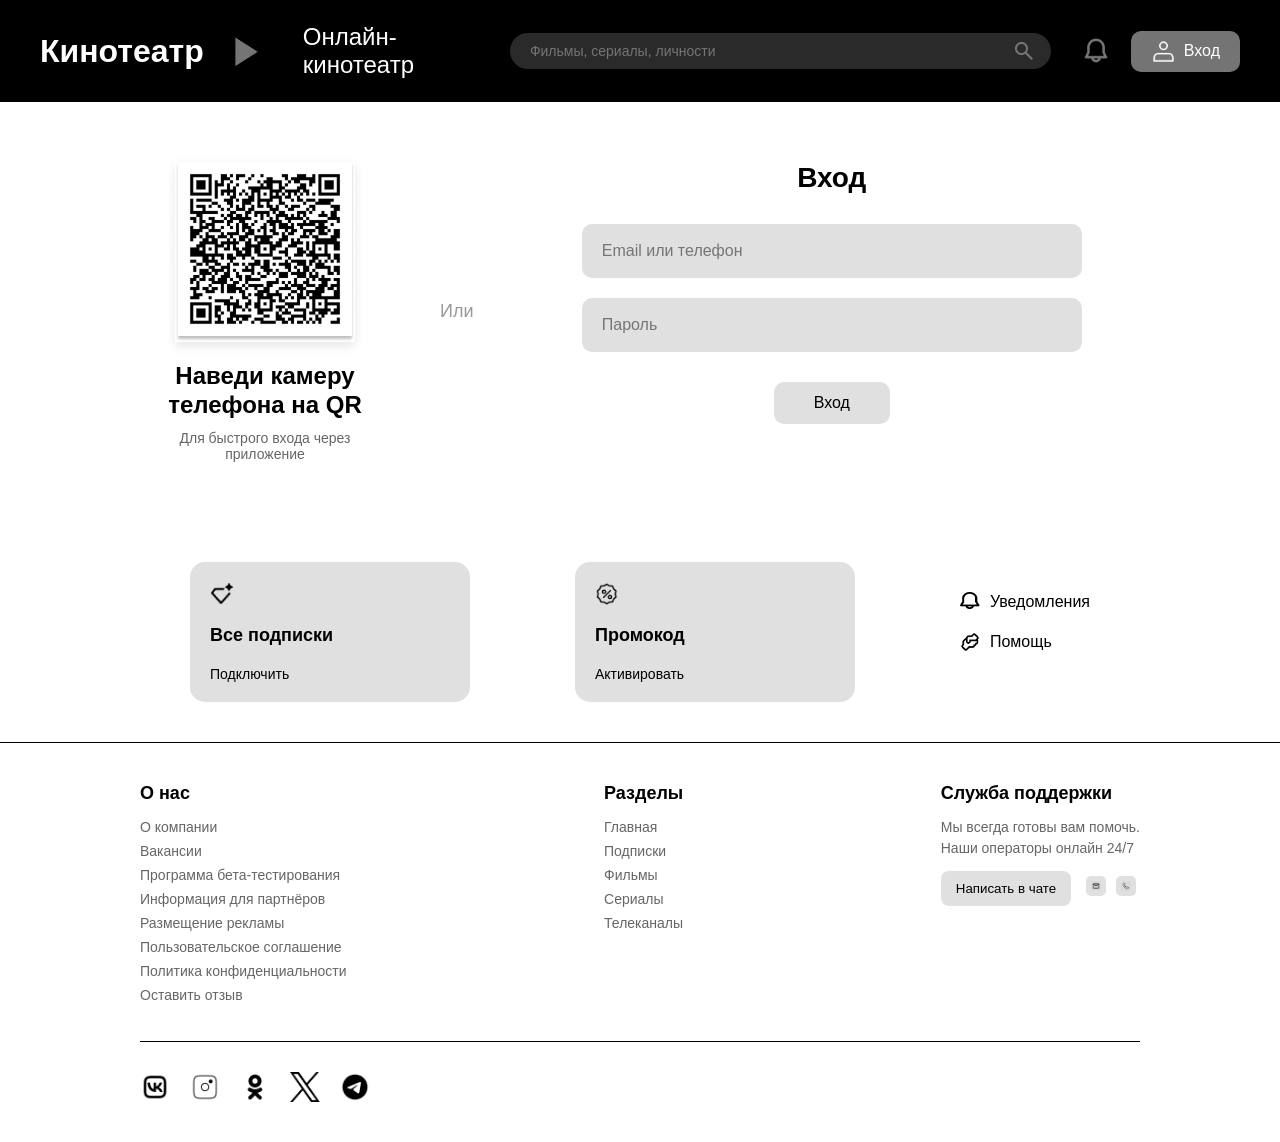
<file: index.html>
<!DOCTYPE html>
<html lang="ru">
<head>
    <meta charset="UTF-8">
    <meta name="viewport" content="width=device-width, initial-scale=1.0">
    <title>Кинотеатр</title>
    <link rel="stylesheet" href="style.css">
</head>
<body>

    <header>
        <div class="headerLeft">
            <h1>Кинотеатр</h1>
            <img src="./img/mdi_play.png" alt="">
            <a href="#" class="kino">Онлайн-кинотеатр</a>
        </div>

        <div class="searchContainer">
            <input type="text" placeholder="Фильмы, сериалы, личности" class="searchInput">
            <img src="./img/material-symbols_search.png" alt="" class="searchIcon">
        </div>

        <div class="headerRight">
            <a href="#" class="notification">
                <img src="./img/mingcute_notification-line.png" alt="">
            </a>
            <a href="главная.html" class="vhod">
                <img src="./img/icon-park-outline_people.png" alt="">
                Вход
            </a>
        </div>
    </header>

    <section class="qrCode">
        <div class="loginContainer">
            
            <div class="qrLeft">
                <img src="./img/qr.png" alt="QR Code" class="qrImage">
                <div class="qrText">
                    <h3>Наведи камеру<br>телефона на QR</h3>
                    <p>Для быстрого входа через<br>приложение</p>
                </div>
            </div>
            
            <div class="ili">
                Или
            </div>
            
            <div class="loginForm">
                <h2 class="loginTitle">Вход</h2>
                <input type="text" placeholder="Email или телефон" class="inputField">
                <input type="password" placeholder="Пароль" class="inputField">
                <button class="loginBtn">Вход</button>
            </div>

        </div>
    </section>

    <section class="promoSection">
        <div class="promoContainer">
            
            <div class="promoBlock">
                <img src="./img/ri_diamond-line.png" alt="Sub" class="promoIcon">
                <h3 class="promoTitle">Все подписки</h3>
                <button class="promoAction">Подключить</button>
            </div>

            <div class="promoBlock">
                <img src="./img/lsicon_badge-promotion-outline.png" alt="Promo" class="promoIcon">
                <h3 class="promoTitle">Промокод</h3>
                <button class="promoAction">Активировать</button>
            </div>

            <div class="promoLinks">
                <a href="#" class="linkItem">
                    <img src="./img/Group.png" alt="Bell" class="linkIcon">
                    Уведомления
                </a>
                <a href="#" class="linkItem">
                    <img src="./img/mdi_help-outline.png" alt="Help" class="linkIcon">
                    Помощь
                </a>
            </div>

        </div>
    </section>

    <footer class="footer">
        <div class="footerContent">
            
            <div class="footerGrid">
                
                <div class="footerCol">
                    <h3>О нас</h3>
                    <a href="#">О компании</a>
                    <a href="#">Вакансии</a>
                    <a href="#">Программа бета-тестирования</a>
                    <a href="#">Информация для партнёров</a>
                    <a href="#">Размещение рекламы</a>
                    <a href="#">Пользовательское соглашение</a>
                    <a href="#">Политика конфиденциальности</a>
                    <a href="#">Оставить отзыв</a>
                </div>

                <div class="footerCol">
                    <h3>Разделы</h3>
                    <a href="#">Главная</a>
                    <a href="#">Подписки</a>
                    <a href="#">Фильмы</a>
                    <a href="#">Сериалы</a>
                    <a href="#">Телеканалы</a>
                </div>

                <div class="footerCol">
                    <h3>Служба поддержки</h3>
                    <p class="supportText">Мы всегда готовы вам помочь.</p>
                    <p class="supportText">Наши операторы онлайн 24/7</p>
                    
                    <div class="supportButtons">
                        <button class="chatBtn">Написать в чате</button>
                        <div class="iconBox">
                            <img src="./img/material-symbols_mail-outline.png" alt="Почта">
                            <img src="./img/bi_telephone.png" alt="Телефон">
                        </div>
                    </div>
                </div>

            </div>

            <div class="socialRow">
                <img src="./img/vk.png" alt="VK">
                <img src="./img/lets-icons_insta.png" alt="Instagram">
                <img src="./img/bxl_ok-ru.png" alt="OK">
                <img src="./img/Vector.png" alt="X">
                <img src="./img/ic_baseline-telegram.png" alt="Telegram">
            </div>

        </div>
    </footer>

</body>
</html>
</file>
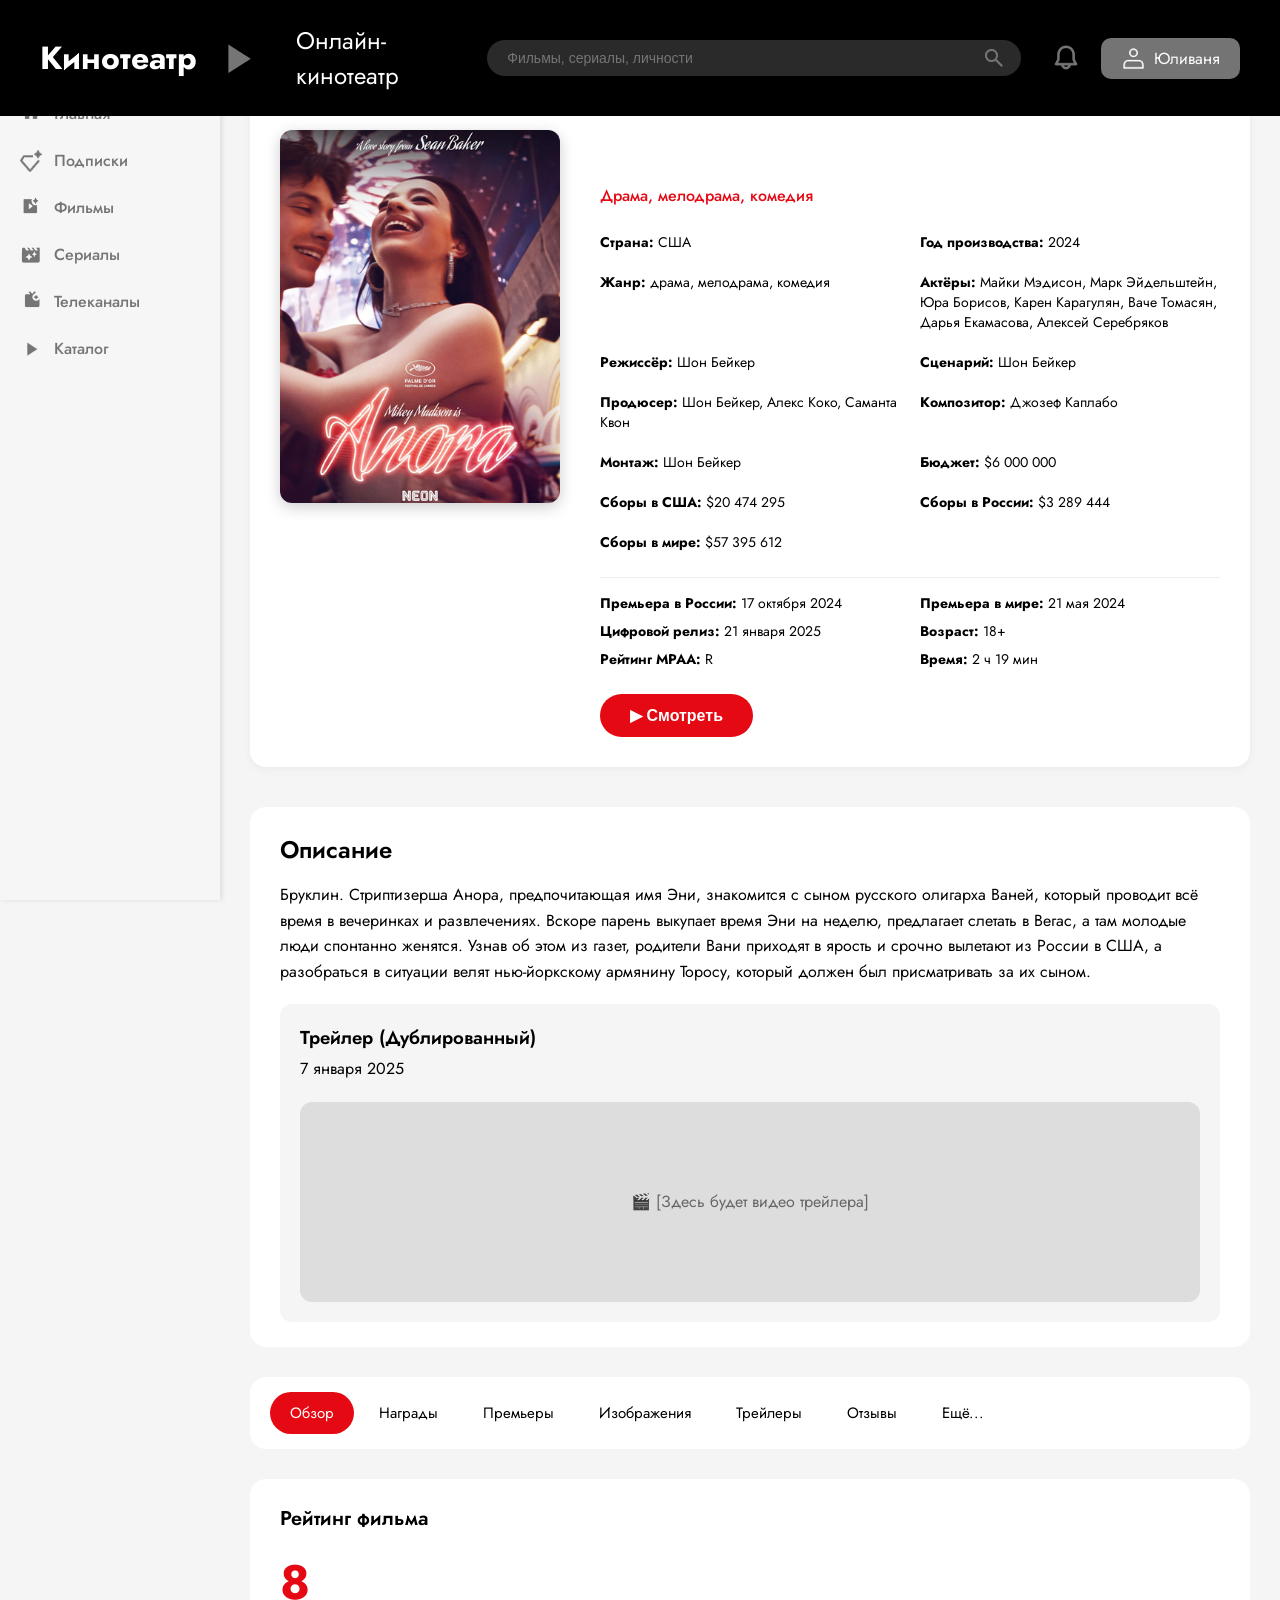
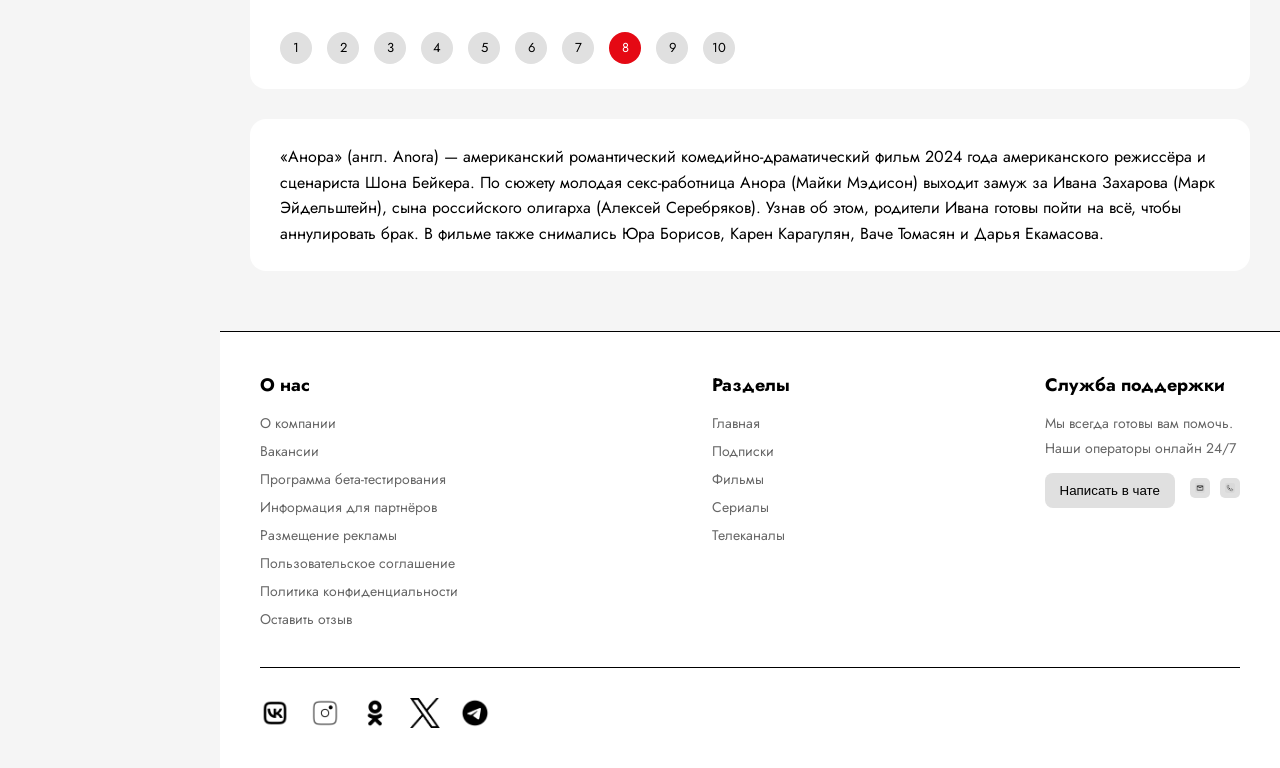
<file: anora.html>
<!DOCTYPE html>
<html lang="ru">
<head>
    <meta charset="UTF-8">
    <title>Анора (2024) — Кинотеатр</title>
    <link rel="stylesheet" href="style.css">
    <link href="https://fonts.googleapis.com/css2?family=Jost:ital,wght@0,100..900;1,100..900&display=swap" rel="stylesheet">
</head>
<body>

<div id="header"></div>

<main class="movie-page">
    <div class="movie-container">

        <!-- Левая колонка: постер -->
        <div class="movie-poster">
            <img src="img/AnoraBanner.png" alt="Анора постер">
        </div>

        <!-- Правая колонка: информация -->
        <div class="movie-info">
            <h1>Анора (2024)</h1>
            <div class="movie-genre">Драма, мелодрама, комедия</div>
            
            <div class="movie-details">
                <p><strong>Страна:</strong> США</p>
                <p><strong>Год производства:</strong> 2024</p>
                <p><strong>Жанр:</strong> драма, мелодрама, комедия</p>
                <p><strong>Актёры:</strong> Майки Мэдисон, Марк Эйдельштейн, Юра Борисов, Карен Карагулян, Ваче Томасян, Дарья Екамасова, Алексей Серебряков</p>
                <p><strong>Режиссёр:</strong> Шон Бейкер</p>
                <p><strong>Сценарий:</strong> Шон Бейкер</p>
                <p><strong>Продюсер:</strong> Шон Бейкер, Алекс Коко, Саманта Квон</p>
                <p><strong>Композитор:</strong> Джозеф Каплабо</p>
                <p><strong>Монтаж:</strong> Шон Бейкер</p>
                <p><strong>Бюджет:</strong> $6 000 000</p>
                <p><strong>Сборы в США:</strong> $20 474 295</p>
                <p><strong>Сборы в России:</strong> $3 289 444</p>
                <p><strong>Сборы в мире:</strong> $57 395 612</p>
            </div>

            <div class="movie-premieres">
                <p><strong>Премьера в России:</strong> 17 октября 2024</p>
                <p><strong>Премьера в мире:</strong> 21 мая 2024</p>
                <p><strong>Цифровой релиз:</strong> 21 января 2025</p>
                <p><strong>Возраст:</strong> 18+</p>
                <p><strong>Рейтинг MPAA:</strong> R</p>
                <p><strong>Время:</strong> 2 ч 19 мин</p>
            </div>

            <button class="movie-watch-btn">▶ Смотреть</button>
        </div>
    </div>

    <!-- Блок с описанием и трейлером -->
    <div class="movie-description">
        <h2>Описание</h2>
        <p>Бруклин. Стриптизерша Анора, предпочитающая имя Эни, знакомится с сыном русского олигарха Ваней, который проводит всё время в вечеринках и развлечениях. Вскоре парень выкупает время Эни на неделю, предлагает слетать в Вегас, а там молодые люди спонтанно женятся. Узнав об этом из газет, родители Вани приходят в ярость и срочно вылетают из России в США, а разобраться в ситуации велят нью-йоркскому армянину Торосу, который должен был присматривать за их сыном.</p>
        
        <div class="trailer-block">
            <h3>Трейлер (Дублированный)</h3>
            <p>7 января 2025</p>
            <div class="trailer-placeholder">🎬 [Здесь будет видео трейлера]</div>
        </div>
    </div>

    <!-- Блок с вкладками -->
    <div class="movie-tabs">
        <button class="tab active">Обзор</button>
        <button class="tab">Награды</button>
        <button class="tab">Премьеры</button>
        <button class="tab">Изображения</button>
        <button class="tab">Трейлеры</button>
        <button class="tab">Отзывы</button>
        <button class="tab">Ещё...</button>
    </div>

    <!-- Рейтинг фильма -->
    <div class="movie-rating">
        <h3>Рейтинг фильма</h3>
        <div class="rating-number">8</div>
        <div class="rating-bar">
            <span>1</span><span>2</span><span>3</span><span>4</span><span>5</span><span>6</span><span>7</span><span class="active">8</span><span>9</span><span>10</span>
        </div>
    </div>

    <!-- Полный обзор -->
    <div class="movie-review">
        <p>«Анора» (англ. Anora) — американский романтический комедийно-драматический фильм 2024 года американского режиссёра и сценариста Шона Бейкера. По сюжету молодая секс-работница Анора (Майки Мэдисон) выходит замуж за Ивана Захарова (Марк Эйдельштейн), сына российского олигарха (Алексей Серебряков). Узнав об этом, родители Ивана готовы пойти на всё, чтобы аннулировать брак. В фильме также снимались Юра Борисов, Карен Карагулян, Ваче Томасян и Дарья Екамасова.</p>
    </div>
</main>

<div id="footer"></div>

<script>
    fetch("components/header.html")
        .then(res => res.text())
        .then(data => document.getElementById("header").innerHTML = data);

    fetch("components/footer.html")
        .then(res => res.text())
        .then(data => document.getElementById("footer").innerHTML = data);
</script>

</body>
</html>
</file>
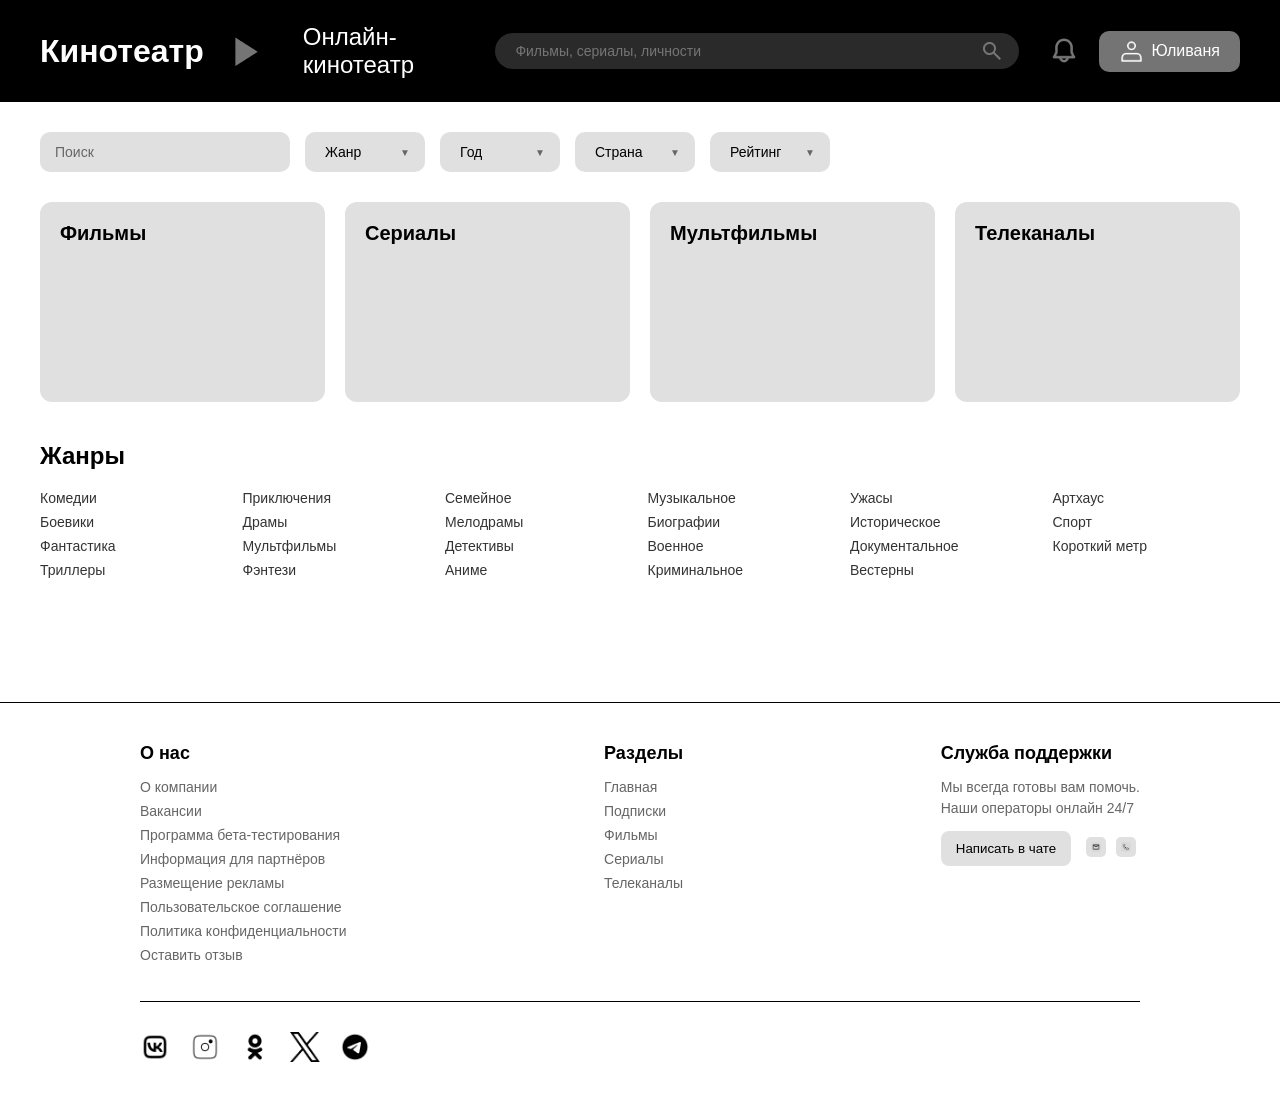
<file: katalog.html>
<!DOCTYPE html>
<html lang="ru">
<head>
    <meta charset="UTF-8">
    <meta name="viewport" content="width=device-width, initial-scale=1.0">
    <title>Кинотеатр - Каталог</title>
    <link rel="stylesheet" href="style.css">
</head>
<body>

    <header>
        <div class="headerLeft">
            <h1>Кинотеатр</h1>
            <img src="./img/mdi_play.png" alt="">
            <a href="#" class="kino">Онлайн-кинотеатр</a>
        </div>

        <div class="searchContainer">
            <input type="text" placeholder="Фильмы, сериалы, личности" class="searchInput">
            <img src="./img/material-symbols_search.png" alt="" class="searchIcon">
        </div>

        <div class="headerRight">
            <a href="#" class="notification">
                <img src="./img/mingcute_notification-line.png" alt="">
            </a>
            <a href="profile.html" class="vhod">
                <img src="./img/icon-park-outline_people.png" alt="">
                Юливаня
            </a>
        </div>
    </header>

        <section class="catalog">
        <div class="catalogContainer">
            
            <!-- Фильтры и поиск -->
            <div class="filters">
                <input type="text" placeholder="Поиск" class="filterSearch">
                
                <div class="filterDropdown">
                    <select name="" id="" >
                        <option value="">Жанр</option>
                        <option value="">Жанр2</option>
                    </select>
                        
                    <!-- <img src="./img/arrow-down.png" alt=""> -->
                </div>
                <div class="filterDropdown">
                    <select name="" id="" >
                        <option value="">Год</option>
                        <option value="">Год4</option>
                    </select>
                    <!-- <img src="./img/arrow-down.png" alt=""> -->
                </div>
                <div class="filterDropdown">
                    <select name="" id="" >
                        <option value="">Страна</option>
                        <option value="">Страна</option>
                    </select>                
                    <!-- <img src="./img/arrow-down.png" alt=""> -->
                </div>
                <div class="filterDropdown">
                    <select name="" id="" >
                        <option value="">Рейтинг</option>
                        <option value="">Рейтинг</option>
                    </select>
                    <!-- <img src="./img/arrow-down.png" alt=""> -->
                </div>
            </div>

            <!-- Карточки категорий -->
            <div class="categoryCards">
                <div class="categoryCard">
                    <h3>Фильмы</h3>
                </div>
                <div class="categoryCard">
                    <h3>Сериалы</h3>
                </div>
                <div class="categoryCard">
                    <h3>Мультфильмы</h3>
                </div>
                <div class="categoryCard">
                    <h3>Телеканалы</h3>
                </div>
            </div>

            <!-- Жанры -->
            <div class="genresSection">
                <h2>Жанры</h2>
                <div class="genresGrid">
                    <div class="genreColumn">
                        <a href="#">Комедии</a>
                        <a href="#">Боевики</a>
                        <a href="#">Фантастика</a>
                        <a href="#">Триллеры</a>
                    </div>
                    <div class="genreColumn">
                        <a href="#">Приключения</a>
                        <a href="#">Драмы</a>
                        <a href="#">Мультфильмы</a>
                        <a href="#">Фэнтези</a>
                    </div>
                    <div class="genreColumn">
                        <a href="#">Семейное</a>
                        <a href="#">Мелодрамы</a>
                        <a href="#">Детективы</a>
                        <a href="#">Аниме</a>
                    </div>
                    <div class="genreColumn">
                        <a href="#">Музыкальное</a>
                        <a href="#">Биографии</a>
                        <a href="#">Военное</a>
                        <a href="#">Криминальное</a>
                    </div>
                    <div class="genreColumn">
                        <a href="#">Ужасы</a>
                        <a href="#">Историческое</a>
                        <a href="#">Документальное</a>
                        <a href="#">Вестерны</a>
                    </div>
                    <div class="genreColumn">
                        <a href="#">Артхаус</a>
                        <a href="#">Спорт</a>
                        <a href="#">Короткий метр</a>
                    </div>
                </div>
            </div>

        </div>
    </section>

    <footer class="footer">
        <div class="footerContent">
            
            <div class="footerGrid">
                
                <div class="footerCol">
                    <h3>О нас</h3>
                    <a href="#">О компании</a>
                    <a href="#">Вакансии</a>
                    <a href="#">Программа бета-тестирования</a>
                    <a href="#">Информация для партнёров</a>
                    <a href="#">Размещение рекламы</a>
                    <a href="#">Пользовательское соглашение</a>
                    <a href="#">Политика конфиденциальности</a>
                    <a href="#">Оставить отзыв</a>
                </div>

                <div class="footerCol">
                    <h3>Разделы</h3>
                    <a href="#">Главная</a>
                    <a href="#">Подписки</a>
                    <a href="#">Фильмы</a>
                    <a href="#">Сериалы</a>
                    <a href="#">Телеканалы</a>
                </div>

                <div class="footerCol">
                    <h3>Служба поддержки</h3>
                    <p class="supportText">Мы всегда готовы вам помочь.</p>
                    <p class="supportText">Наши операторы онлайн 24/7</p>
                    
                    <div class="supportButtons">
                        <button class="chatBtn">Написать в чате</button>
                        <div class="iconBox">
                            <img src="./img/material-symbols_mail-outline.png" alt="Почта">
                            <img src="./img/bi_telephone.png" alt="Телефон">
                        </div>
                    </div>
                </div>

            </div>

            <div class="socialRow">
                <img src="./img/vk.png" alt="VK">
                <img src="./img/lets-icons_insta.png" alt="Instagram">
                <img src="./img/bxl_ok-ru.png" alt="OK">
                <img src="./img/Vector.png" alt="X">
                <img src="./img/ic_baseline-telegram.png" alt="Telegram">
            </div>

        </div>
    </footer>

</body>
</html>
</file>
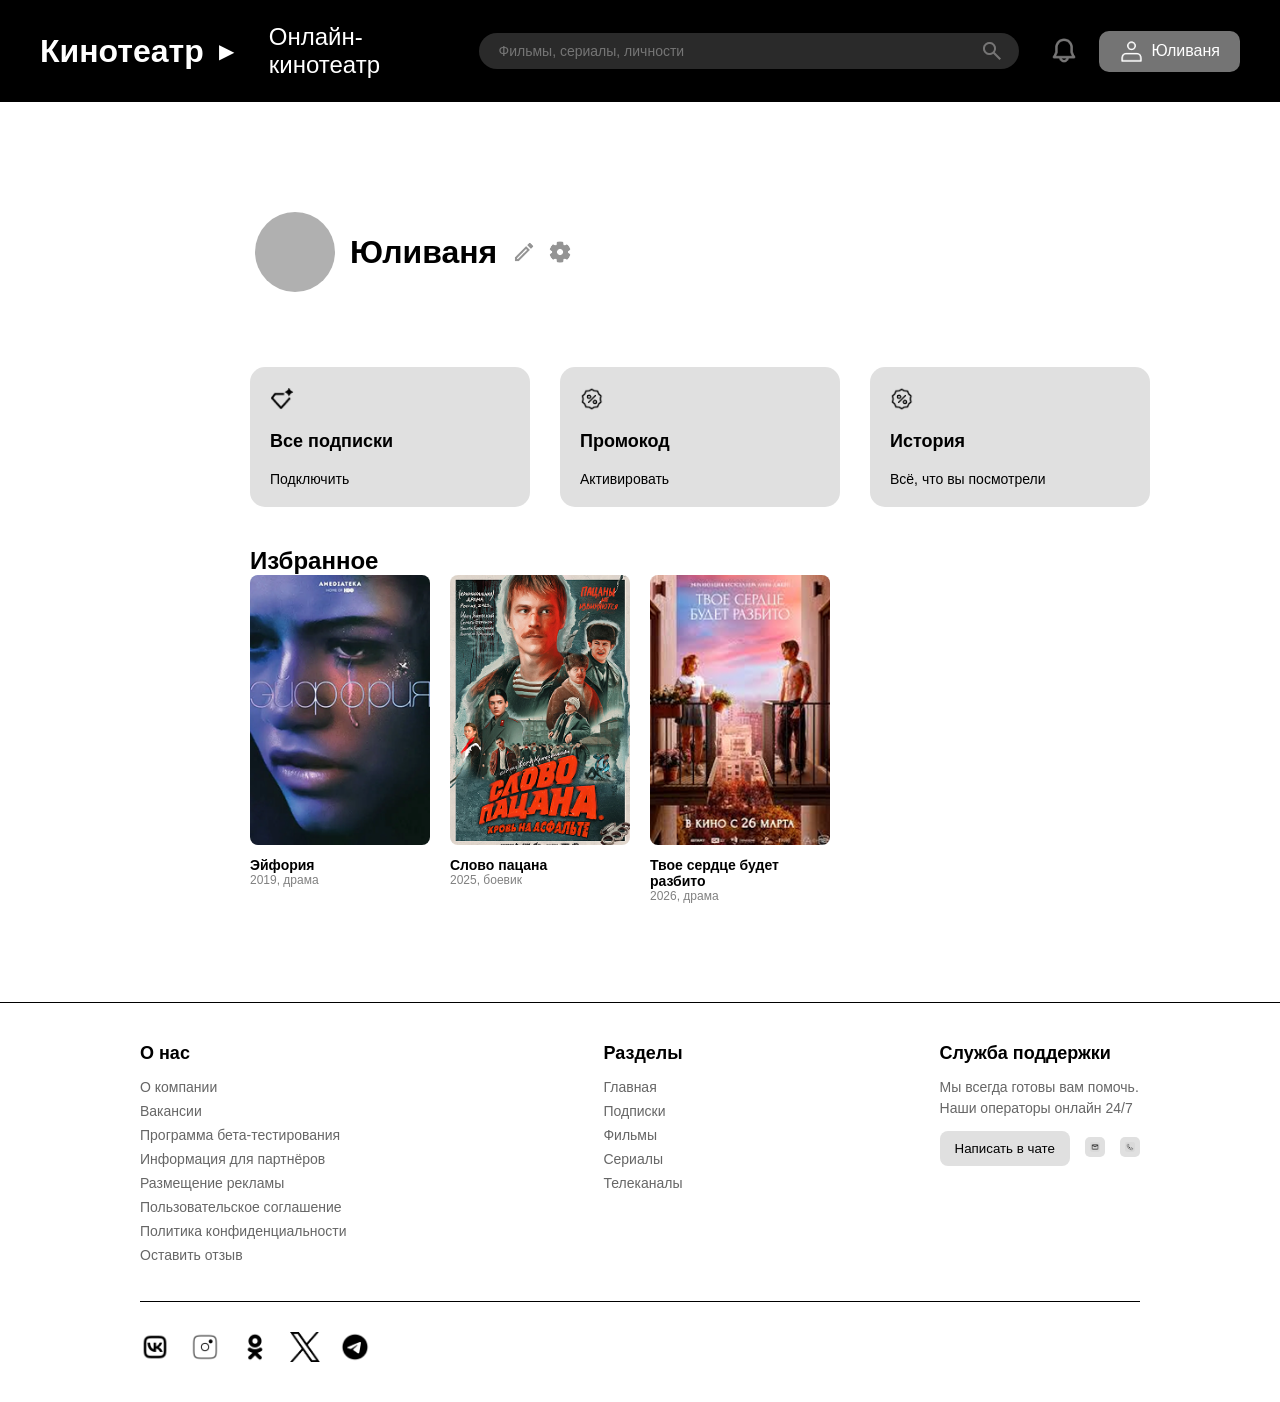
<file: profile.html>
<!DOCTYPE html>
<html lang="ru">
<head>
    <meta charset="UTF-8">
    <title>Профиль — Кинотеатр</title>
    <link rel="stylesheet" href="style.css">
</head>
<body>
    <!-- Header -->
    <header>
        <div class="headerLeft">
            <h1>Кинотеатр</h1>
            <span style="color: #fff; font-size: 20px;">▶</span>
            <a href="#" class="kino">Онлайн-кинотеатр</a>
        </div>
        <div class="searchContainer">
            <input type="text" class="searchInput" placeholder="Фильмы, сериалы, личности">
            <img src="./img/material-symbols_search.png" class="searchIcon" alt="Search">
        </div>
        <div class="headerRight">
            <div class="notification">
                <img src="./img/mingcute_notification-line.png" alt="Уведомления">
            </div>
            <div class="vhod">
                <img src="./img/icon-park-outline_people.png" alt="Профиль">
                <span>Юливаня</span>
            </div>
        </div>
    </header>

    <div class="profile-page">
        <div class="profile-container">
            <div class="profile-name-row">
                <div class="avatar-gray"></div>
                <h2 class="profile-name">Юливаня</h2>
                <div class="profile-icons">
                    <img src="./img/mdi_edit-outline.png" alt="">
                    <img src="./img/fluent_settings-32-filled.png" alt="">
                </div>
            </div>
                <section class="promoSsection">
        <div class="promoCcontainer">
            
            <div class="promoBblock">
                <img src="./img/ri_diamond-line.png" alt="Sub" class="promoIcon">
                <h3 class="promoTitle">Все подписки</h3>
                <button class="promoAction">Подключить</button>
            </div>

            <div class="promoBblock">
                <img src="./img/lsicon_badge-promotion-outline.png" alt="Promo" class="promoIcon">
                <h3 class="promoTitle">Промокод</h3>
                <button class="promoAction">Активировать</button>
            </div>
            <div class="promoBblock">
                <img src="./img/lsicon_badge-promotion-outline.png" alt="Promo" class="promoIcon">
                <h3 class="promoTitle">История</h3>
                <button class="promoAction">Всё, что вы посмотрели</button>
            </div>

        </div>
    </section>

            <!-- Избранное -->
            <div class="favorites-section">
                <h2>Избранное</h2>
                <div class="cards">

    <div class="card">
        <img src="img/Euphoria.png">
        <h3>Эйфория</h3>
        <p>2019, драма</p>
    </div>

    <div class="card">
        <img src="img/Slovo.png">
        <h3>Слово пацана</h3>
        <p>2025, боевик</p>
    </div>

    <div class="card">
        <img src="img/TCBR.png">
        <h3>Твое сердце будет разбито</h3>
        <p>2026, драма</p>
    </div>

</div>
            </div>
        </div>
    </div>

    <!-- Footer -->
    <div class="footer">
        <div class="footerContent">
            <div class="footerGrid">
                <div class="footerCol">
                    <h3>О нас</h3>
                    <a href="#">О компании</a>
                    <a href="#">Вакансии</a>
                    <a href="#">Программа бета-тестирования</a>
                    <a href="#">Информация для партнёров</a>
                    <a href="#">Размещение рекламы</a>
                    <a href="#">Пользовательское соглашение</a>
                    <a href="#">Политика конфиденциальности</a>
                    <a href="#">Оставить отзыв</a>
                </div>
                <div class="footerCol">
                    <h3>Разделы</h3>
                    <a href="#">Главная</a>
                    <a href="#">Подписки</a>
                    <a href="#">Фильмы</a>
                    <a href="#">Сериалы</a>
                    <a href="#">Телеканалы</a>
                </div>
                <div class="footerCol">
                    <h3>Служба поддержки</h3>
                    <p class="supportText">Мы всегда готовы вам помочь.</p>
                    <p class="supportText">Наши операторы онлайн 24/7</p>
                    <div class="supportButtons">
                        <button class="chatBtn">Написать в чате</button>
                        <div class="iconBox"><img src="./img/material-symbols_mail-outline.png" alt="Email"></div>
                        <div class="iconBox"><img src="./img/bi_telephone.png" alt="Phone"></div>
                    </div>
                </div>
            </div>
            <div class="socialRow">
                <img src="./img/vk.png" alt="VK">
                <img src="./img/lets-icons_insta.png" alt="Instagram">
                <img src="./img/bxl_ok-ru.png" alt="OK">
                <img src="./img/Vector.png" alt="X">
                <img src="./img/ic_baseline-telegram.png" alt="Telegram">
            </div>
        </div>
    </div>
</body>
</html>
</file>
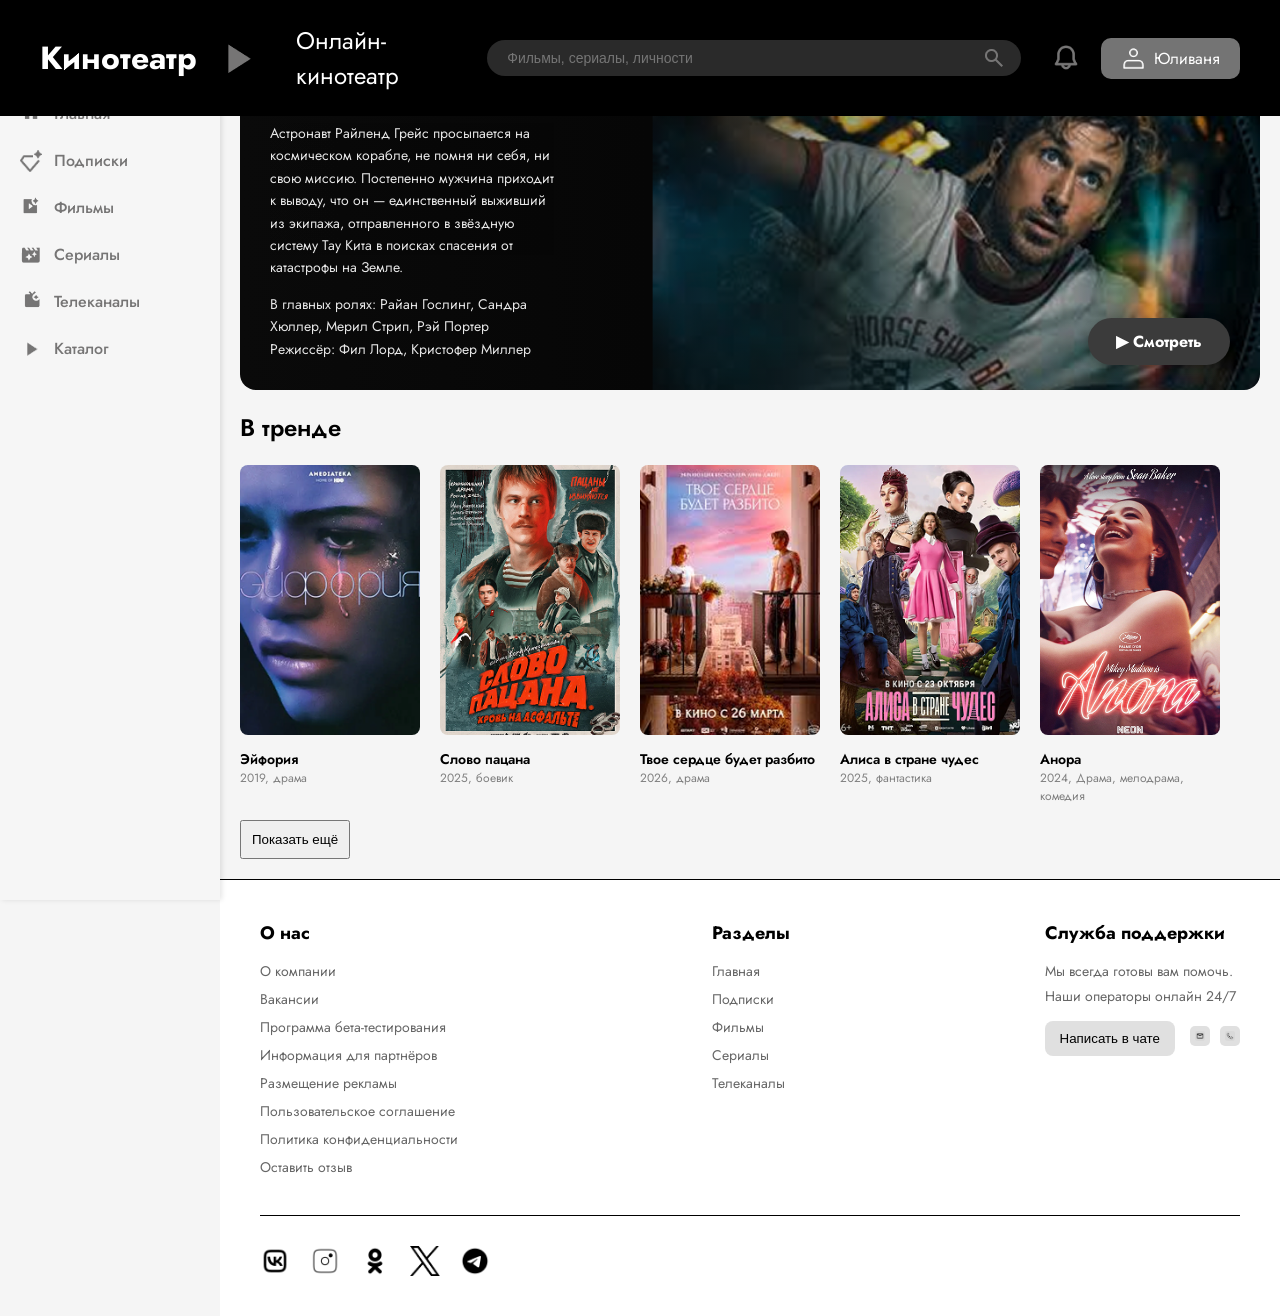
<file: главная.html>
<!DOCTYPE html>
<html lang="ru">
<head>
    <meta charset="UTF-8">
    <title>Кинотеатр</title>
    <link rel="stylesheet" href="style.css">
    <link href="https://fonts.googleapis.com/css2?family=Jost:ital,wght@0,100..900;1,100..900&display=swap" rel="stylesheet">
</head>
<body>

<div id="header"></div>

<main class="container">

    <section class="banner">
    <div class="banner-text">
        <h1>Проект "Конец света"</h1>
        <p class="desc">Астронавт Райленд Грейс просыпается на космическом корабле, не помня ни себя, ни свою миссию. 
            Постепенно мужчина приходит к выводу, что он — единственный выживший из экипажа, отправленного 
            в звёздную систему Тау Кита в поисках спасения от катастрофы на Земле.</p>
        <p class="actors">В главных ролях: Райан Гослинг, Сандра Хюллер, Мерил Стрип, Рэй Портер
            <br>
            Режиссёр: Фил Лорд, Кристофер Миллер
        </p>
    </div>
    <button class="watch-btn">▶ Смотреть</button>
</section>

    <section class="trending">
        <h2>В тренде</h2>

        <div class="cards">

    <div class="card">
        <img src="img/Euphoria.png">
        <h3>Эйфория</h3>
        <p>2019, драма</p>
    </div>

    <div class="card">
        <img src="img/Slovo.png">
        <h3>Слово пацана</h3>
        <p>2025, боевик</p>
    </div>

    <div class="card">
        <img src="img/TCBR.png">
        <h3>Твое сердце будет разбито</h3>
        <p>2026, драма</p>
    </div>

    <div class="card">
        <img src="img/Alice.png">
        <h3>Алиса в стране чудес</h3>
        <p>2025, фантастика</p>
    </div>

    <a href="anora.html" style="text-decoration: none; color: inherit;">
    <div class="card">
        <img src="img/AnoraBanner.png">
        <h3>Анора</h3>
        <p>2024, Драма, мелодрама, комедия</p>
    </div>
</a>

</div>

        <button class="more">Показать ещё</button>
    </section>

</main>

<div id="footer"></div>

<script>
    fetch("components/header.html")
        .then(res => res.text())
        .then(data => document.getElementById("header").innerHTML = data);

    fetch("components/footer.html")
        .then(res => res.text())
        .then(data => document.getElementById("footer").innerHTML = data);
</script>

</body>
</html>
</file>
<file: style.css>
/* ========== ГЛОБАЛЬНЫЕ СТИЛИ ========== */
* {
    margin: 0;
    padding: 0;
    box-sizing: border-box;
}

body {
    font-family: "Jost", sans-serif;
    background-color: #f5f5f5;
    font-weight: 400;
    font-style: normal;
}

body:has(.qrCode),
body:has(.profile-page) {
    background-color: #fff;
}

h1, h2, h3, .footerCol h3, .trending h2 {
    font-weight: 600;
}

/* ========== ШАПКА ========== */
header {
    position: static;
    width: 100%;
    display: flex;
    align-items: center;
    background-color: #000000;
    padding: 15px 40px;
    gap: 30px;
    z-index: 2000;
}

body:has(.sidebar) header {
    position: fixed;
    top: 0;
    left: 0;
    width: 100%;
}

.headerLeft {
    display: flex;
    align-items: center;
    gap: 15px;
}

h1 {
    font-size: 32px;
    color: white;
    font-weight: bold;
    font-family: "Jost", sans-serif;
}

.kino {
    color: white;
    text-decoration: none;
    font-size: 24px;
    display: flex;
    align-items: center;
    justify-content: center;
    gap: 8px;
    padding: 8px 20px;
    border-radius: 10px;
    font-family: "Jost", sans-serif;
}

.searchContainer {
    width: 600px;
    position: relative;
    display: flex;
    align-items: center;
}

.searchInput {
    width: 100%;
    padding: 10px 45px 10px 20px;
    border: none;
    border-radius: 25px;
    background-color: #2a2a2a;
    color: white;
    font-size: 14px;
    outline: none;
}

.searchIcon {
    position: absolute;
    right: 15px;
}

.headerRight {
    display: flex;
    align-items: center;
    gap: 20px;
}

.notification {
    display: flex;
    align-items: center;
    justify-content: center;
}

.notification img {
    width: 30px;
    height: 30px;
}

.vhod {
    display: flex;
    align-items: center;
    justify-content: center;
    gap: 8px;
    padding: 8px 20px;
    color: white;
    background-color: rgb(116, 116, 116);
    border-radius: 10px;
    text-decoration: none;
    font-size: 16px;
    transition: background-color 0.3s;
}

.vhod img {
    width: 25px;
}

.vhod:hover {
    background-color: rgb(90, 90, 90);
}

/* ========== САЙДБАР ========== */
.sidebar {
    position: fixed;
    top: 70px;
    left: 0;
    width: 220px;
    height: calc(100vh - 70px);
    background: #F6F6F6;
    overflow-y: auto;
    z-index: 1000;
    padding-top: 20px;
    box-shadow: 2px 0 5px rgba(0,0,0,0.1);
}

.sidebar ul {
    list-style: none;
    padding: 0;
    margin: 0;
}

.sidebar li {
    text-align: left;
    padding: 12px 20px;
    cursor: pointer;
    color: #767575;
    font-weight: 500;
    transition: all 0.2s;
    display: flex;
    align-items: center;
    gap: 12px;
}

.sidebar-icon {
    width: 22px;
    height: 22px;
    object-fit: contain;
}

.sidebar li a {
    text-decoration: none;
    color: #767575;
    flex: 1;
}

.sidebar li a:hover {
    color: #f70909;
}

.sidebar li:hover {
    background: rgba(0,0,0,0.05);
}

/* ========== ОСНОВНОЙ КОНТЕНТ ========== */
.container {
    margin-left: 220px;
    margin-top: 70px;
    padding: 20px;
}

.movie-page {
    margin-left: 220px;
    margin-top: 70px;
    padding: 30px;
    max-width: 1200px;
}


/* ========== БЛОК С QR-КОДОМ И ВХОДОМ ========== */
.qrCode {
    padding: 60px 20px;
    background-color: #fff;
}

.loginContainer {
    max-width: 1000px;
    margin: 0 auto;
    display: flex;
    align-items: flex-start;
    gap: 40px;
}

.qrLeft {
    display: flex;
    flex-direction: column;
    align-items: center;
    width: 250px;
}

.qrImage {
    width: 180px;
    height: 180px;
    margin-bottom: 20px;
    box-shadow: 0 4px 10px rgba(0,0,0,0.1);
}

.qrText {
    text-align: center;
}

.qrText h3 {
    font-size: 24px;
    margin: 0 0 10px 0;
    line-height: 1.2;
}

.qrText p {
    font-size: 14px;
    color: #666;
    margin: 0;
}

.ili {
    font-size: 18px;
    font-weight: 500;
    color: #999;
    align-self: center;
    margin: 0 10px;
}

.loginForm {
    flex: 1;
    display: flex;
    flex-direction: column;
    align-items: center;
}

.loginTitle {
    font-size: 28px;
    font-weight: bold;
    margin-bottom: 30px;
}

.inputField {
    width: 100%;
    max-width: 500px;
    padding: 18px 20px;
    background-color: #e0e0e0;
    border: none;
    border-radius: 10px;
    margin-bottom: 20px;
    font-size: 16px;
    box-sizing: border-box;
}

.loginBtn {
    padding: 12px 40px;
    background-color: #e0e0e0;
    border: none;
    border-radius: 10px;
    font-size: 16px;
    cursor: pointer;
    margin-top: 10px;
}

.loginBtn:hover {
    background-color: #d0d0d0;
}

/* ========== ПРОМО-БЛОКИ ========== */
.promoSection {
    padding: 40px 20px;
}

.promoContainer {
    max-width: 900px;
    margin: 0 auto;
    display: flex;
    justify-content: space-between;
    align-items: flex-start;
    gap: 20px;
}

.promoBlock {
    background-color: #e0e0e0;
    width: 280px;
    height: 140px;
    border-radius: 15px;
    padding: 20px;
    display: flex;
    flex-direction: column;
    justify-content: space-between;
}

.promoIcon {
    width: 24px;
    height: 24px;
}

.promoTitle {
    font-size: 18px;
    font-weight: bold;
    margin: 0;
}

.promoAction {
    background: none;
    border: none;
    font-size: 14px;
    cursor: pointer;
    text-align: left;
    padding: 0;
    color: #000;
}

.promoLinks {
    display: flex;
    flex-direction: column;
    gap: 20px;
    padding-top: 30px;
}

.linkItem {
    text-decoration: none;
    color: #000;
    font-size: 16px;
    display: flex;
    align-items: center;
    gap: 10px;
}

.linkIcon {
    width: 20px;
    height: 20px;
}

/* ========== СТРАНИЦА КАТАЛОГА ========== */
.catalog {
    padding: 30px 40px;
    background-color: #fff;
    min-height: 600px;
}

.catalogContainer {
    max-width: 1200px;
    margin: 0 auto;
}

.filters {
    display: flex;
    align-items: center;
    gap: 15px;
    margin-bottom: 30px;
    flex-wrap: wrap;
}

.filterSearch {
    width: 250px;
    padding: 12px 15px;
    border: none;
    border-radius: 10px;
    background-color: #e0e0e0;
    font-size: 14px;
    font-family: "Jost", sans-serif;
    outline: none;
}

.filterSearch::placeholder {
    color: #666;
}

.filterDropdown {
    position: relative;
}

.filterDropdown select {
    appearance: none;
    -webkit-appearance: none;
    -moz-appearance: none;
    padding: 12px 40px 12px 20px;
    border: none;
    border-radius: 10px;
    background-color: #e0e0e0;
    font-size: 14px;
    font-family: "Jost", sans-serif;
    cursor: pointer;
    outline: none;
    min-width: 120px;
}

.filterDropdown::after {
    content: "▼";
    position: absolute;
    right: 15px;
    top: 50%;
    transform: translateY(-50%);
    font-size: 10px;
    color: #666;
    pointer-events: none;
}

.filterDropdown select:hover {
    background-color: #d0d0d0;
}

.categoryCards {
    display: grid;
    grid-template-columns: repeat(4, 1fr);
    gap: 20px;
    margin-bottom: 40px;
}

.categoryCard {
    background-color: #e0e0e0;
    height: 200px;
    border-radius: 12px;
    display: flex;
    align-items: flex-start;
    padding: 20px;
    cursor: pointer;
    transition: transform 0.2s;
}

.categoryCard:hover {
    transform: translateY(-3px);
}

.categoryCard h3 {
    font-size: 20px;
    font-weight: bold;
    margin: 0;
}

.genresSection {
    margin-top: 40px;
}

.genresSection h2 {
    font-size: 24px;
    margin-bottom: 20px;
    font-weight: bold;
}

.genresGrid {
    display: grid;
    grid-template-columns: repeat(6, 1fr);
    gap: 15px;
}

.genreColumn {
    display: flex;
    flex-direction: column;
    gap: 8px;
}

.genreColumn a {
    text-decoration: none;
    color: #333;
    font-size: 14px;
}

.genreColumn a:hover {
    color: #000;
    text-decoration: underline;
}

/* ========== БАННЕР НА ГЛАВНОЙ ========== */
.banner {
    position: relative;
    height: 300px;
    border-radius: 16px;
    overflow: hidden;
    background-color: #000000;
    background-image: linear-gradient(90deg, #0a0a0a 0%, rgba(10,10,10,0.6) 40%, rgba(10,10,10,0.2) 70%, transparent 100%),
                      url('img/Konec.png');
    background-size: cover, cover;
    background-position: center, center 25%;
    background-repeat: no-repeat, no-repeat;
    display: flex;
    align-items: flex-end;
    justify-content: space-between;
    padding: 30px;
    color: white;
}

.banner-text {
    max-width: 30%;
    z-index: 2;
    position: relative;
}

.banner-text h1 {
    font-size: 28px;
    margin-bottom: 18px;
    text-shadow: 0 1px 3px rgba(0,0,0,0.5);
}

.banner-text p {
    font-size: 14px;
    line-height: 1.6;
    margin-bottom: 14px;
    opacity: 0.9;
}

.banner-text .actors {
    margin-bottom: 0;
}

.watch-btn {
    position: absolute;
    bottom: 25px;
    right: 30px;
    background: #3b3b3b;
    border: none;
    padding: 12px 28px;
    border-radius: 40px;
    font-size: 16px;
    font-weight: bold;
    color: white;
    cursor: pointer;
    display: flex;
    align-items: center;
    gap: 8px;
    transition: transform 0.2s, background 0.2s;
    z-index: 10;
    box-shadow: 0 4px 10px rgba(0,0,0,0.3);
    font-family: inherit;
}

.watch-btn:hover {
    background: #f40612;
    transform: scale(1.02);
}

/* ========== ТРЕНДЫ И КАРТОЧКИ ========== */
.trending h2 {
    margin: 20px 0;
}

.cards {
    display: flex;
    gap: 20px;
    flex-wrap: wrap;
}

.card {
    width: 180px;
    transition: 0.3s;
    cursor: pointer;
}

.card img {
    width: 100%;
    aspect-ratio: 2 / 3;
    object-fit: cover;
    border-radius: 8px;
}

.card:hover {
    transform: translateY(-5px);
}

.card h3 {
    font-size: 14px;
    margin-top: 8px;
}

.card p {
    font-size: 12px;
    color: gray;
}

.more {
    margin-top: 15px;
    padding: 10px;
    cursor: pointer;
}

/* ========== СТРАНИЦА ФИЛЬМА ========== */
.movie-container {
    display: flex;
    gap: 40px;
    margin-bottom: 40px;
    background: #fff;
    border-radius: 16px;
    padding: 30px;
    box-shadow: 0 2px 10px rgba(0,0,0,0.05);
}

.movie-poster {
    flex-shrink: 0;
    width: 280px;
}

.movie-poster img {
    width: 100%;
    border-radius: 12px;
    box-shadow: 0 4px 15px rgba(0,0,0,0.2);
}

.movie-info {
    flex: 1;
}

.movie-info h1 {
    font-size: 32px;
    margin-bottom: 8px;
}

.movie-genre {
    color: #e50914;
    font-weight: 500;
    margin-bottom: 20px;
}

.movie-details {
    display: grid;
    grid-template-columns: repeat(2, 1fr);
    gap: 10px 20px;
    margin-bottom: 20px;
}

.movie-details p {
    margin: 5px 0;
    font-size: 14px;
}

.movie-premieres {
    display: grid;
    grid-template-columns: repeat(2, 1fr);
    gap: 8px 20px;
    margin-bottom: 25px;
    padding-top: 15px;
    border-top: 1px solid #eee;
}

.movie-premieres p {
    margin: 0;
    font-size: 14px;
}

.movie-watch-btn {
    background: #e50914;
    color: white;
    border: none;
    padding: 12px 30px;
    border-radius: 40px;
    font-size: 16px;
    font-weight: bold;
    cursor: pointer;
    display: inline-flex;
    align-items: center;
    gap: 8px;
    transition: transform 0.2s;
}

.movie-watch-btn:hover {
    transform: scale(1.02);
    background: #f40612;
}

.movie-description {
    background: #fff;
    border-radius: 16px;
    padding: 25px 30px;
    margin-bottom: 30px;
}

.movie-description h2 {
    font-size: 24px;
    margin-bottom: 15px;
}

.movie-description p {
    line-height: 1.6;
    margin-bottom: 20px;
}

.trailer-block {
    background: #f5f5f5;
    padding: 20px;
    border-radius: 12px;
    margin-top: 20px;
}

.trailer-block h3 {
    margin-bottom: 5px;
}

.trailer-placeholder {
    background: #ddd;
    height: 200px;
    display: flex;
    align-items: center;
    justify-content: center;
    border-radius: 12px;
    margin-top: 15px;
    color: #666;
}

.movie-tabs {
    display: flex;
    gap: 5px;
    background: #fff;
    border-radius: 16px;
    padding: 15px 20px;
    margin-bottom: 30px;
    flex-wrap: wrap;
}

.tab {
    background: none;
    border: none;
    padding: 10px 20px;
    font-size: 15px;
    cursor: pointer;
    border-radius: 30px;
    transition: all 0.2s;
    font-family: "Jost", sans-serif;
}

.tab:hover {
    background: #e0e0e0;
}

.tab.active {
    background: #e50914;
    color: white;
}

.movie-rating {
    background: #fff;
    border-radius: 16px;
    padding: 25px 30px;
    margin-bottom: 30px;
}

.movie-rating h3 {
    font-size: 20px;
    margin-bottom: 15px;
}

.rating-number {
    font-size: 48px;
    font-weight: bold;
    color: #e50914;
    margin-bottom: 15px;
}

.rating-bar {
    display: flex;
    gap: 15px;
    align-items: center;
    flex-wrap: wrap;
}

.rating-bar span {
    width: 32px;
    height: 32px;
    display: inline-flex;
    align-items: center;
    justify-content: center;
    background: #e0e0e0;
    border-radius: 50%;
    font-size: 13px;
    cursor: pointer;
    transition: all 0.2s;
}

.rating-bar span.active {
    background: #e50914;
    color: white;
}

.rating-bar span:hover {
    background: #ccc;
}

.movie-review {
    background: #fff;
    border-radius: 16px;
    padding: 25px 30px;
    margin-bottom: 30px;
    line-height: 1.6;
}

/* ========== ПОДВАЛ ========== */
.footer {
    background-color: #fff;
    padding: 40px;
    border-top: 1px solid #000;
}

body:has(.sidebar) .footer {
    margin-left: 220px;
}

.footerContent {
    max-width: 1000px;
    margin: 0 auto;
}

.footerGrid {
    display: flex;
    justify-content: space-between;
    padding-bottom: 30px;
    border-bottom: 1px solid #000;
    margin-bottom: 30px;
    flex-wrap: wrap;
    gap: 30px;
}

.footerCol h3 {
    font-size: 18px;
    font-weight: bold;
    margin-bottom: 15px;
    margin-top: 0;
}

.footerCol a {
    display: block;
    text-decoration: none;
    color: #666;
    font-size: 14px;
    margin-bottom: 8px;
}

.footerCol a:hover {
    color: #000;
}

.supportText {
    font-size: 14px;
    color: #666;
    margin: 5px 0;
}

.supportButtons {
    display: flex;
    gap: 10px;
    margin-top: 15px;
    align-items: center;
    flex-wrap: wrap;
}

.chatBtn {
    background-color: #e0e0e0;
    border: none;
    padding: 10px 15px;
    border-radius: 8px;
    cursor: pointer;
}

.iconBox img {
    width: 20px;
    height: 20px;
    margin-left: 5px;
    cursor: pointer;
    background: #e0e0e0;
    padding: 5px;
    border-radius: 5px;
}

.socialRow {
    display: flex;
    gap: 20px;
    flex-wrap: wrap;
}

.socialRow img {
    width: 30px;
    height: 30px;
    cursor: pointer;
}

/* ========== СТРАНИЦА ПРОФИЛЯ ========== */
.profile-page {
    margin-left: 220px;
    margin-top: 70px;
    padding: 40px 30px;
    background: #ffffff;
    min-height: calc(100vh - 70px);
}

.profile-container {
    max-width: 1100px;
    margin: 0 auto;
}

.avatar-gray {
    width: 80px;
    height: 80px;
    background-color: #b0b0b0;
    border-radius: 50%;
    flex-shrink: 0;
}

.profile-name-row {
    display: flex;
    align-items: center;
    gap: 15px;
    margin-bottom: 35px;
    padding-left: 5px;
}

.profile-name {
    font-size: 32px;
    font-weight: 600;
    margin: 0;
}

.profile-icons {
    display: flex;
    gap: 12px;
}

.profile-icons img {
    width: 24px;
    height: 24px;
    cursor: pointer;
    opacity: 0.7;
    transition: opacity 0.2s;
}

.profile-icons img:hover {
    opacity: 1;
}
.promoSsection {
    padding: 40px 0px;
}

.promoCcontainer {
    max-width: 900px;
    margin: 0px;
    display: flex;
    justify-content: space-between;
    align-items: flex-start;
    gap: 20px;
}

.promoBblock {
    background-color: #e0e0e0;
    width: 280px;
    height: 140px;
    border-radius: 15px;
    padding: 20px;
    display: flex;
    flex-direction: column;
    justify-content: space-between;
}


/* ========== АДАПТИВНОСТЬ ========== */
@media (max-width: 1024px) {
    header {
        flex-wrap: wrap;
        padding: 15px 20px;
    }
    .searchContainer {
        width: 100%;
        order: 3;
        margin-top: 10px;
    }
    .headerLeft, .headerRight {
        flex: 1;
    }
    .promoContainer {
        flex-direction: column;
        align-items: center;
    }
    .promoBlock {
        width: 100%;
        max-width: 400px;
    }
    .categoryCards {
        grid-template-columns: repeat(2, 1fr);
    }
    .genresGrid {
        grid-template-columns: repeat(3, 1fr);
    }
    .footerGrid {
        flex-direction: column;
    }
    .movie-container {
        flex-direction: column;
        align-items: center;
    }
    .movie-poster {
        width: 100%;
        max-width: 300px;
    }
    .movie-details, .movie-premieres {
        grid-template-columns: 1fr;
    }
    .profile-page {
        margin-left: 0;
        padding: 20px;
    }
}

@media (max-width: 768px) {
    .sidebar {
        width: 100%;
        height: auto;
        position: relative;
        top: 0;
        margin-top: 70px;
    }
    body:has(.sidebar) .container,
    body:has(.sidebar) .movie-page,
    body:has(.sidebar) .footer {
        margin-left: 0;
    }
    .container, .movie-page {
        margin-left: 0;
    }
    .banner-text {
        max-width: 60%;
    }
    .cards {
        justify-content: center;
    }
}
</file>
